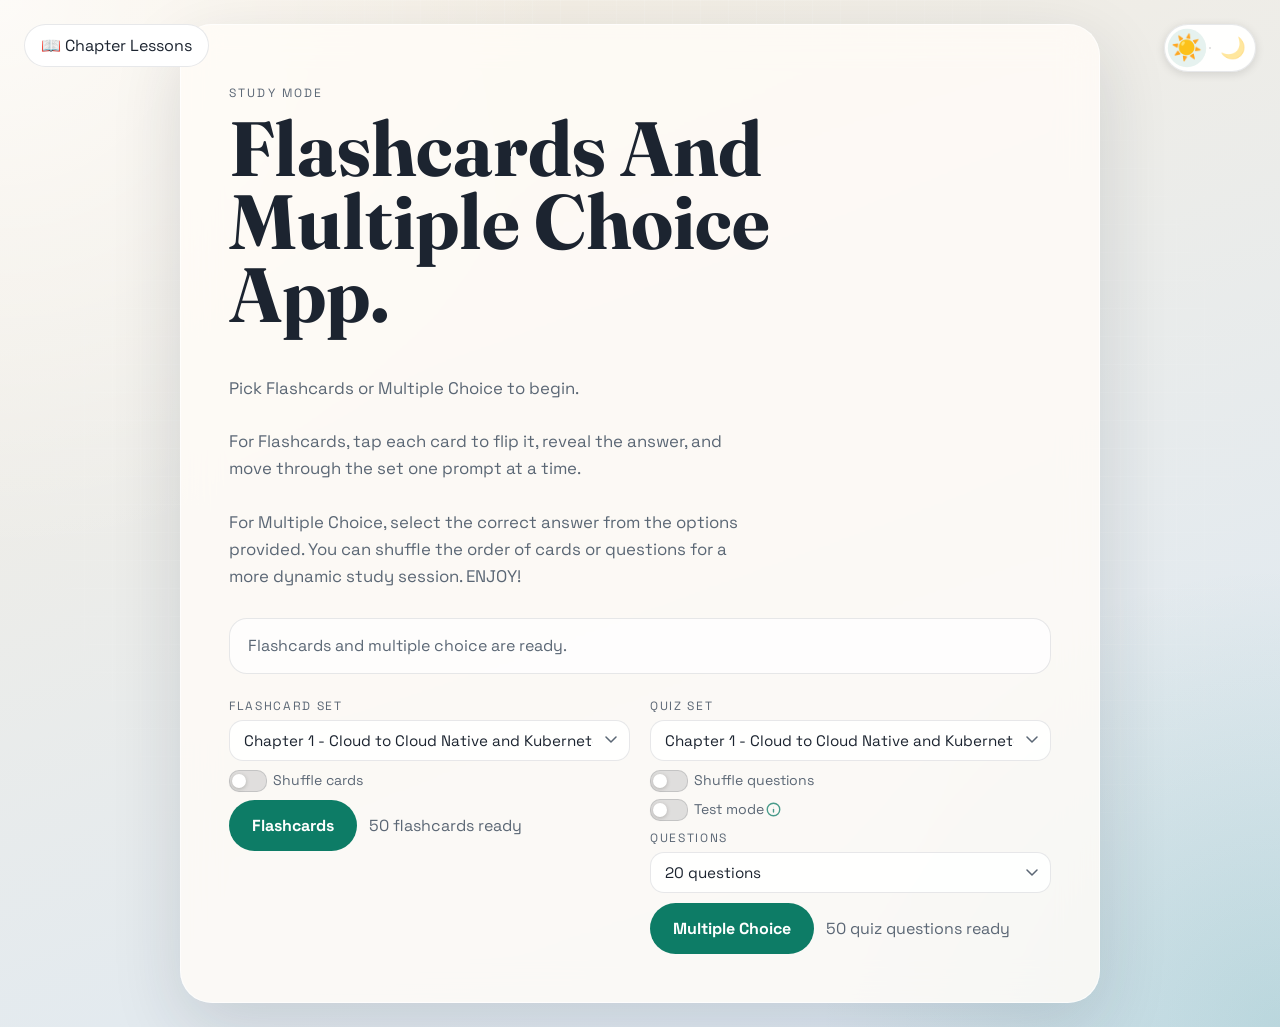
<file: index.html>
<!DOCTYPE html>
<html lang="en">
<head>
  <meta charset="UTF-8">
  <meta name="viewport" content="width=device-width, initial-scale=1.0">
  <title>Flashcard Study App</title>
  <link rel="preconnect" href="https://fonts.googleapis.com">
  <link rel="preconnect" href="https://fonts.gstatic.com" crossorigin>
  <link href="https://fonts.googleapis.com/css2?family=Space+Grotesk:wght@400;500;700&family=Fraunces:opsz,wght@9..144,600&display=swap" rel="stylesheet">
  <link rel="stylesheet" href="Frontend/css/styles.css">
  <link rel="stylesheet" href="theme-toggle.css">
</head>
<body>
  <a href="Chapters/learning-app/index.html" class="ghost-button" style="position: fixed; top: 24px; left: 24px; text-decoration: none; z-index: 100;">📖 Chapter Lessons</a>
  <main class="app-shell">
    <section class="hero-panel" id="introScreen">
      <p class="eyebrow">Study mode</p>
      <h1>Flashcards And Multiple Choice App.</h1>
      <p class="hero-copy">
        <br>Pick Flashcards or Multiple Choice to begin. <br> <br> For Flashcards, tap each card to flip it, reveal the answer, and move through the set one prompt at a time. <br> <br> For Multiple Choice, select the correct answer from the options provided. You can shuffle the order of cards or questions for a more dynamic study session. ENJOY!
      </p>

      <div class="status-box" id="introStatus" aria-live="polite">
        Loading flashcards...
      </div>

      <div class="hero-actions">
        <div class="mode-slot">
          <div class="mode-select-wrap hidden" id="flashcardSelectWrap">
            <label class="mode-select-label" for="flashcardSelect">Flashcard set</label>
            <select class="mode-select" id="flashcardSelect" aria-label="Select flashcard set"></select>
          </div>
          <label class="shuffle-toggle">
            <input type="checkbox" id="flashcardShuffle">
            <span>Shuffle cards</span>
          </label>
          <div class="mode-slot-footer">
            <button class="mode-button" id="startButton" type="button" disabled>Flashcards</button>
            <span class="card-count" id="cardCount">0 flashcards ready</span>
          </div>
        </div>
        <div class="mode-slot">
          <div class="mode-select-wrap hidden" id="quizSelectWrap">
            <label class="mode-select-label" for="quizSelect">Quiz set</label>
            <select class="mode-select" id="quizSelect" aria-label="Select quiz set"></select>
          </div>
          <label class="shuffle-toggle">
            <input type="checkbox" id="quizShuffle">
            <span>Shuffle questions</span>
          </label>
          <label class="shuffle-toggle">
            <input type="checkbox" id="testModeToggle">
            <span>Test mode</span>
            <span class="info-icon" aria-label="What is test mode?" tabindex="0">
              <svg xmlns="http://www.w3.org/2000/svg" width="15" height="15" viewBox="0 0 24 24" fill="none" stroke="currentColor" stroke-width="2.2" stroke-linecap="round" stroke-linejoin="round" aria-hidden="true">
                <circle cx="12" cy="12" r="10"/>
                <line x1="12" y1="16" x2="12" y2="12"/>
                <circle cx="12" cy="8" r="0.5" fill="currentColor" stroke="none"/>
              </svg>
              <span class="info-tooltip" role="tooltip">In test mode, your score will be tracked but answers won&rsquo;t be revealed until the end&hellip;and no BACKIES! Happy studying!</span>
            </span>
          </label>
          <div class="mode-select-wrap" id="quizCountWrap">
            <label class="mode-select-label" for="quizCountSelect">Questions</label>
            <select class="mode-select" id="quizCountSelect" aria-label="Number of questions">
              <option value="20">20 questions</option>
              <option value="30">30 questions</option>
              <option value="40">40 questions</option>
              <option value="all">All questions</option>
              <option id="quizCount60Option" value="60">60 questions (Mock Exam ONLY)</option>
            </select>
          </div>
          <div class="mode-slot-footer">
            <button class="mode-button" id="quizButton" type="button" disabled>Multiple Choice</button>
            <span class="card-count" id="quizCount">0 quiz questions ready</span>
          </div>
        </div>
      </div>
    </section>

    <section class="study-panel hidden" id="studyScreen" aria-live="polite">
      <div class="study-toolbar">
        <button class="ghost-button" id="backButton" type="button">Back</button>
        <div id="testCounters" class="test-counters hidden" aria-hidden="true">
          <span class="counter-label">Correct:</span> <span id="correctCount">0</span>
          <span class="counter-sep">/</span>
          <span class="counter-label">Wrong:</span> <span id="wrongCount">0</span>
        </div>
        <div id="timerDisplay" class="timer hidden" aria-live="polite" title="Remaining time"></div>
        <div class="progress-text" id="progressText">Card 1 of 1</div>
      </div>

      <div class="flashcard-wrap">
        <button class="flashcard" id="flashcard" type="button" aria-label="Flip flashcard">
          <span class="flashcard-face flashcard-front">
            <span class="face-label">Question</span>
            <span class="face-content" id="questionText"></span>
          </span>
          <span class="flashcard-face flashcard-back">
            <span class="face-label">Answer</span>
            <span class="face-content" id="answerText"></span>
          </span>
        </button>
      </div>

      <section class="quiz-wrap hidden" id="quizWrap" aria-live="polite">
        <div class="quiz-card">
          <div class="quiz-result hidden" id="quizResultBadge" aria-hidden="true"></div>
          <span class="face-label">Question</span>
          <h2 class="quiz-question" id="quizQuestionText"></h2>
          <div class="quiz-options" id="quizOptions"></div>
        </div>
      </section>

      <p class="helper-text" id="helperText">Click the card to reveal the answer.</p>

      <div class="study-actions">
        <button class="secondary-button" id="prevButton" type="button">Previous</button>
        <button class="primary-button" id="nextButton" type="button">Next</button>
      </div>

      <div class="status-box hidden" id="studyStatus" aria-live="polite"></div>
      <div class="status-box hidden" id="quizExplanation" aria-live="polite"></div>
    </section>
  </main>

  <script src="theme-manager.js"></script>
  <script src="theme-toggle.js"></script>
  <script type="module" src="Frontend/js/app.js"></script>
</body>
</html>
</file>
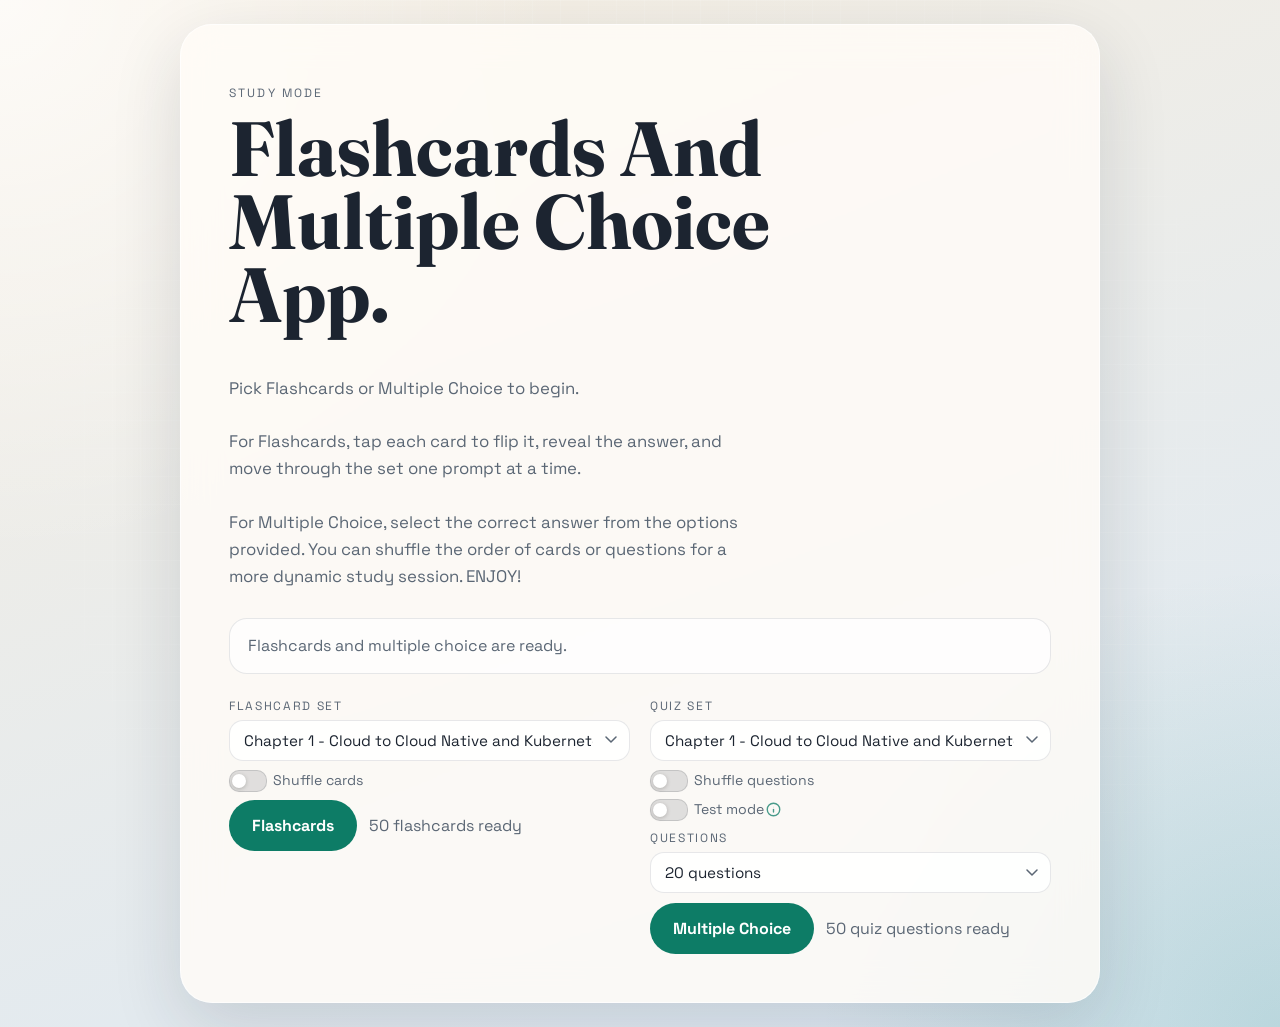
<file: Backup/index.html>
<!DOCTYPE html>
<html lang="en">
<head>
  <meta charset="UTF-8">
  <meta name="viewport" content="width=device-width, initial-scale=1.0">
  <title>Flashcard Study App</title>
  <link rel="preconnect" href="https://fonts.googleapis.com">
  <link rel="preconnect" href="https://fonts.gstatic.com" crossorigin>
  <link href="https://fonts.googleapis.com/css2?family=Space+Grotesk:wght@400;500;700&family=Fraunces:opsz,wght@9..144,600&display=swap" rel="stylesheet">
  <link rel="stylesheet" href="Frontend/css/styles.css">
</head>
<body>
  <main class="app-shell">
    <section class="hero-panel" id="introScreen">
      <p class="eyebrow">Study mode</p>
      <h1>Flashcards And Multiple Choice App.</h1>
      <p class="hero-copy">
        <br>Pick Flashcards or Multiple Choice to begin. <br> <br> For Flashcards, tap each card to flip it, reveal the answer, and move through the set one prompt at a time. <br> <br> For Multiple Choice, select the correct answer from the options provided. You can shuffle the order of cards or questions for a more dynamic study session. ENJOY!
      </p>

      <div class="status-box" id="introStatus" aria-live="polite">
        Loading flashcards...
      </div>

      <div class="hero-actions">
        <div class="mode-slot">
          <div class="mode-select-wrap hidden" id="flashcardSelectWrap">
            <label class="mode-select-label" for="flashcardSelect">Flashcard set</label>
            <select class="mode-select" id="flashcardSelect" aria-label="Select flashcard set"></select>
          </div>
          <label class="shuffle-toggle">
            <input type="checkbox" id="flashcardShuffle">
            <span>Shuffle cards</span>
          </label>
          <div class="mode-slot-footer">
            <button class="mode-button" id="startButton" type="button" disabled>Flashcards</button>
            <span class="card-count" id="cardCount">0 flashcards ready</span>
          </div>
        </div>
        <div class="mode-slot">
          <div class="mode-select-wrap hidden" id="quizSelectWrap">
            <label class="mode-select-label" for="quizSelect">Quiz set</label>
            <select class="mode-select" id="quizSelect" aria-label="Select quiz set"></select>
          </div>
          <label class="shuffle-toggle">
            <input type="checkbox" id="quizShuffle">
            <span>Shuffle questions</span>
          </label>
          <label class="shuffle-toggle">
            <input type="checkbox" id="testModeToggle">
            <span>Test mode</span>
            <span class="info-icon" aria-label="What is test mode?" tabindex="0">
              <svg xmlns="http://www.w3.org/2000/svg" width="15" height="15" viewBox="0 0 24 24" fill="none" stroke="currentColor" stroke-width="2.2" stroke-linecap="round" stroke-linejoin="round" aria-hidden="true">
                <circle cx="12" cy="12" r="10"/>
                <line x1="12" y1="16" x2="12" y2="12"/>
                <circle cx="12" cy="8" r="0.5" fill="currentColor" stroke="none"/>
              </svg>
              <span class="info-tooltip" role="tooltip">In test mode, your score will be tracked but answers won&rsquo;t be revealed until the end&hellip;and no BACKIES! Happy studying!</span>
            </span>
          </label>
          <div class="mode-select-wrap" id="quizCountWrap">
            <label class="mode-select-label" for="quizCountSelect">Questions</label>
            <select class="mode-select" id="quizCountSelect" aria-label="Number of questions">
              <option value="20">20 questions</option>
              <option value="30">30 questions</option>
              <option value="40">40 questions</option>
              <option value="all">All questions</option>
              <option id="quizCount60Option" value="60">60 questions (Mock Exam ONLY)</option>
            </select>
          </div>
          <div class="mode-slot-footer">
            <button class="mode-button" id="quizButton" type="button" disabled>Multiple Choice</button>
            <span class="card-count" id="quizCount">0 quiz questions ready</span>
          </div>
        </div>
      </div>
    </section>

    <section class="study-panel hidden" id="studyScreen" aria-live="polite">
      <div class="study-toolbar">
        <button class="ghost-button" id="backButton" type="button">Back</button>
        <div id="testCounters" class="test-counters hidden" aria-hidden="true">
          <span class="counter-label">Correct:</span> <span id="correctCount">0</span>
          <span class="counter-sep">/</span>
          <span class="counter-label">Wrong:</span> <span id="wrongCount">0</span>
        </div>
        <div id="timerDisplay" class="timer hidden" aria-live="polite" title="Remaining time"></div>
        <div class="progress-text" id="progressText">Card 1 of 1</div>
      </div>

      <div class="flashcard-wrap">
        <button class="flashcard" id="flashcard" type="button" aria-label="Flip flashcard">
          <span class="flashcard-face flashcard-front">
            <span class="face-label">Question</span>
            <span class="face-content" id="questionText"></span>
          </span>
          <span class="flashcard-face flashcard-back">
            <span class="face-label">Answer</span>
            <span class="face-content" id="answerText"></span>
          </span>
        </button>
      </div>

      <section class="quiz-wrap hidden" id="quizWrap" aria-live="polite">
        <div class="quiz-card">
          <div class="quiz-result hidden" id="quizResultBadge" aria-hidden="true"></div>
          <span class="face-label">Question</span>
          <h2 class="quiz-question" id="quizQuestionText"></h2>
          <div class="quiz-options" id="quizOptions"></div>
        </div>
      </section>

      <p class="helper-text" id="helperText">Click the card to reveal the answer.</p>

      <div class="study-actions">
        <button class="secondary-button" id="prevButton" type="button">Previous</button>
        <button class="primary-button" id="nextButton" type="button">Next</button>
      </div>

      <div class="status-box hidden" id="studyStatus" aria-live="polite"></div>
      <div class="status-box hidden" id="quizExplanation" aria-live="polite"></div>
    </section>
  </main>

  <script type="module" src="Frontend/js/app.js"></script>
</body>
</html>
</file>
<file: Frontend/css/styles.css>
:root {
  --bg-top: #f7efe2;
  --bg-bottom: #dbe8f4;
  --panel: rgba(255, 252, 247, 0.84);
  --panel-strong: rgba(255, 255, 255, 0.96);
  --text-main: #1c2430;
  --text-muted: #5b6775;
  --accent: #0d7c66;
  --accent-dark: #085c4b;
  --accent-soft: #d9f1e8;
  --danger: #c23b3b;
  --danger-soft: #ffe8e6;
  --border: rgba(28, 36, 48, 0.1);
  --shadow: 0 24px 70px rgba(28, 36, 48, 0.14);
}

* {
  box-sizing: border-box;
}

body {
  margin: 0;
  min-height: 100vh;
  font-family: "Space Grotesk", sans-serif;
  color: var(--text-main);
  background:
    radial-gradient(circle at top left, rgba(255, 255, 255, 0.75), transparent 34%),
    radial-gradient(circle at bottom right, rgba(13, 124, 102, 0.16), transparent 28%),
    linear-gradient(160deg, var(--bg-top), var(--bg-bottom));
}

body::before {
  content: "";
  position: fixed;
  inset: 0;
  background-image: linear-gradient(rgba(255, 255, 255, 0.24) 1px, transparent 1px), linear-gradient(90deg, rgba(255, 255, 255, 0.24) 1px, transparent 1px);
  background-size: 28px 28px;
  mask-image: radial-gradient(circle at center, black 35%, transparent 85%);
  pointer-events: none;
}

.app-shell {
  position: relative;
  min-height: 100vh;
  display: grid;
  place-items: center;
  padding: 24px;
}

.hero-panel,
.study-panel {
  width: min(100%, 920px);
  background: var(--panel);
  border: 1px solid rgba(255, 255, 255, 0.65);
  border-radius: 32px;
  box-shadow: var(--shadow);
  backdrop-filter: blur(18px);
}

.hero-panel {
  padding: 48px;
  animation: float-in 600ms ease;
}

.eyebrow,
.face-label {
  text-transform: uppercase;
  letter-spacing: 0.18em;
  font-size: 0.75rem;
  color: var(--text-muted);
}

h1 {
  margin: 12px 0 16px;
  max-width: 12ch;
  font-family: "Fraunces", serif;
  font-size: clamp(2.7rem, 6vw, 4.8rem);
  line-height: 0.95;
}

.hero-copy {
  max-width: 48ch;
  margin: 0 0 28px;
  font-size: 1.05rem;
  line-height: 1.6;
  color: var(--text-muted);
}

.status-box {
  min-height: 56px;
  display: flex;
  align-items: center;
  padding: 16px 18px;
  border-radius: 18px;
  background: rgba(255, 255, 255, 0.7);
  border: 1px solid var(--border);
  color: var(--text-muted);
}

.study-toolbar,
.study-actions {
  display: flex;
  align-items: center;
  justify-content: space-between;
  gap: 16px;
}

.hero-actions {
  display: flex;
  align-items: flex-start;
  gap: 20px;
  margin-top: 24px;
  flex-wrap: wrap;
}

.mode-slot {
  display: flex;
  flex-direction: column;
  gap: 10px;
  flex: 1 1 200px;
}

.mode-slot-footer {
  display: flex;
  align-items: center;
  gap: 12px;
  flex-wrap: wrap;
}

.mode-select-wrap {
  display: flex;
  flex-direction: column;
  gap: 6px;
}

.mode-select-label {
  text-transform: uppercase;
  letter-spacing: 0.14em;
  font-size: 0.75rem;
  color: var(--text-muted);
}

.mode-select {
  appearance: none;
  -webkit-appearance: none;
  width: 100%;
  padding: 10px 36px 10px 14px;
  border-radius: 14px;
  border: 1px solid var(--border);
  background-color: rgba(255, 255, 255, 0.85);
  background-image: url("data:image/svg+xml,%3Csvg xmlns='http://www.w3.org/2000/svg' width='12' height='8' viewBox='0 0 12 8'%3E%3Cpath d='M1 1l5 5 5-5' stroke='%235b6775' stroke-width='1.5' fill='none' stroke-linecap='round' stroke-linejoin='round'/%3E%3C%2Fsvg%3E");
  background-repeat: no-repeat;
  background-position: right 12px center;
  background-size: 12px;
  font: inherit;
  font-size: 0.95rem;
  color: var(--text-main);
  cursor: pointer;
  transition: border-color 180ms ease, box-shadow 180ms ease;
}

.mode-select:focus {
  outline: none;
  border-color: var(--accent);
  box-shadow: 0 0 0 3px rgba(13, 124, 102, 0.15);
}

.shuffle-toggle {
  display: flex;
  align-items: center;
  gap: 0;
  font-size: 0.88rem;
  color: var(--text-muted);
  cursor: pointer;
  user-select: none;
}

/* Hide native checkbox */
.shuffle-toggle input[type="checkbox"] {
  position: absolute;
  opacity: 0;
  width: 0;
  height: 0;
  pointer-events: none;
}

/* Track + thumb via span pseudo-elements */
.shuffle-toggle input[type="checkbox"] + span {
  position: relative;
  padding-left: 44px;
  line-height: 1.4;
}

.shuffle-toggle input[type="checkbox"] + span::before {
  content: '';
  position: absolute;
  left: 0;
  top: 50%;
  transform: translateY(-50%);
  width: 36px;
  height: 20px;
  border-radius: 10px;
  background: rgba(28, 36, 48, 0.12);
  border: 1.5px solid rgba(28, 36, 48, 0.14);
  transition: background 200ms ease, border-color 200ms ease, box-shadow 200ms ease;
}

.shuffle-toggle input[type="checkbox"] + span::after {
  content: '';
  position: absolute;
  left: 3px;
  top: 50%;
  transform: translateY(-50%);
  width: 14px;
  height: 14px;
  border-radius: 50%;
  background: #fff;
  box-shadow: 0 1px 4px rgba(0, 0, 0, 0.22);
  transition: left 200ms ease, background 200ms ease;
}

.shuffle-toggle input[type="checkbox"]:checked + span::before {
  background: var(--accent);
  border-color: var(--accent-dark);
}

.shuffle-toggle input[type="checkbox"]:checked + span::after {
  left: 19px;
  background: #fff;
}

.shuffle-toggle:hover input[type="checkbox"] + span::before {
  border-color: var(--accent);
}

.shuffle-toggle:focus-within input[type="checkbox"] + span::before {
  box-shadow: 0 0 0 3px rgba(13, 124, 102, 0.2);
}

.info-icon {
  position: relative;
  display: inline-flex;
  align-items: center;
  color: var(--accent);
  cursor: default;
  line-height: 1;
  vertical-align: middle;
  opacity: 0.75;
  transition: opacity 150ms ease;
  padding: 0 0 2px 2px;
}

.info-icon:hover,
.info-icon:focus {
  opacity: 1;
  outline: none;
}

.info-tooltip {
  display: none;
  position: absolute;
  bottom: calc(100% + 8px);
  left: 50%;
  transform: translateX(-50%);
  width: 220px;
  background: #1a1a2e;
  color: #f0f0f0;
  font-size: 0.8rem;
  font-weight: 400;
  line-height: 1.45;
  padding: 10px 12px;
  border-radius: 8px;
  box-shadow: 0 4px 16px rgba(0,0,0,0.35);
  pointer-events: none;
  z-index: 100;
  white-space: normal;
  text-align: left;
}

.info-tooltip::after {
  content: '';
  position: absolute;
  top: 100%;
  left: 50%;
  transform: translateX(-50%);
  border: 6px solid transparent;
  border-top-color: #1a1a2e;
}

.info-icon:hover .info-tooltip,
.info-icon:focus .info-tooltip {
  display: block;
}

.primary-button,
.secondary-button,
.mode-button,
.ghost-button,
.flashcard {
  font: inherit;
}

.primary-button,
.secondary-button,
.mode-button,
.ghost-button {
  border: 0;
  border-radius: 999px;
  cursor: pointer;
  transition: transform 180ms ease, opacity 180ms ease, background-color 180ms ease;
}

.primary-button,
.secondary-button,
.mode-button {
  padding: 14px 22px;
  font-weight: 700;
}

.primary-button {
  background: var(--accent);
  color: #fff;
}

.mode-button {
  background: transparent;
  color: var(--text-main);
  border: 1px solid rgba(28, 36, 48, 0.18);
}

.mode-button.is-ready {
  background: var(--accent);
  color: #fff;
  border-color: transparent;
}

.primary-button:hover:not(:disabled),
.secondary-button:hover:not(:disabled),
.mode-button:hover:not(:disabled),
.ghost-button:hover {
  transform: translateY(-2px);
}

.primary-button:disabled,
.secondary-button:disabled,
.mode-button:disabled {
  cursor: not-allowed;
}

.mode-button:disabled {
  opacity: 1;
}

.secondary-button,
.ghost-button {
  background: var(--panel-strong);
  color: var(--text-main);
  border: 1px solid var(--border);
}

.ghost-button {
  padding: 10px 16px;
}

.card-count,
.progress-text,
.helper-text {
  color: var(--text-muted);
}

.study-panel {
  padding: 28px;
}

.flashcard-wrap {
  perspective: 1600px;
  margin: 28px 0 18px;
}

.quiz-wrap {
  margin: 28px 0 18px;
}

.flashcard {
  position: relative;
  width: 100%;
  min-height: 420px;
  padding: 0;
  border: 0;
  border-radius: 28px;
  background: transparent;
  transform-style: preserve-3d;
  transition: transform 700ms cubic-bezier(0.2, 0.8, 0.2, 1);
  cursor: pointer;
}

.flashcard.is-flipped {
  transform: rotateY(180deg);
}

.flashcard-face {
  position: absolute;
  inset: 0;
  display: flex;
  flex-direction: column;
  justify-content: space-between;
  gap: 20px;
  padding: 28px;
  border-radius: 28px;
  backface-visibility: hidden;
  box-shadow: var(--shadow);
}

.flashcard-front {
  background: linear-gradient(145deg, #ffffff, #fff4dd);
}

.flashcard-back {
  background: linear-gradient(145deg, #0d7c66, #0a584a);
  color: #effff9;
  transform: rotateY(180deg);
}

.flashcard-back .face-label {
  color: rgba(239, 255, 249, 0.72);
}

.face-content {
  display: grid;
  place-items: center;
  flex: 1;
  text-align: center;
  font-family: "Fraunces", serif;
  font-size: clamp(1.6rem, 3.6vw, 2.8rem);
  line-height: 1.2;
}

.study-actions {
  margin-top: 20px;
}

.quiz-card {
  position: relative;
  padding: 28px;
  border-radius: 28px;
  background: linear-gradient(145deg, #ffffff, #eef7ff);
  box-shadow: var(--shadow);
}

.quiz-question {
  margin: 14px 0 24px;
  font-family: "Fraunces", serif;
  font-size: clamp(1.5rem, 3vw, 2.4rem);
  line-height: 1.2;
}

.quiz-options {
  display: grid;
  gap: 14px;
}

.quiz-option {
  width: 100%;
  padding: 16px 18px;
  border-radius: 18px;
  border: 1px solid var(--border);
  background: rgba(255, 255, 255, 0.94);
  color: var(--text-main);
  text-align: left;
  cursor: pointer;
  transition: transform 180ms ease, border-color 180ms ease, background-color 180ms ease;
}

.quiz-option:hover:not(:disabled) {
  transform: translateY(-2px);
}

.quiz-option.is-correct {
  background: var(--accent-soft);
  border-color: rgba(13, 124, 102, 0.5);
}

.quiz-option.is-wrong {
  background: var(--danger-soft);
  border-color: rgba(194, 59, 59, 0.45);
}

.quiz-option:disabled {
  cursor: default;
}

.quiz-result {
  position: absolute;
  top: 18px;
  right: 18px;
  display: grid;
  place-items: center;
  width: 42px;
  height: 42px;
  border-radius: 50%;
  font-size: 1.5rem;
  font-weight: 700;
}

.quiz-result.is-correct {
  background: var(--accent-soft);
  color: var(--accent-dark);
}

.quiz-result.is-wrong {
  background: var(--danger-soft);
  color: var(--danger);
}

.test-counters {
  display: flex;
  align-items: center;
  gap: 8px;
  font-weight: 700;
  color: var(--text-muted);
  margin-left: 8px;
}

.test-counters .counter-label {
  font-weight: 600;
  color: var(--text-muted);
}

.ghost-button:disabled {
  opacity: 0.55;
  cursor: not-allowed;
}

.hidden {
  display: none;
}

@keyframes float-in {
  from {
    opacity: 0;
    transform: translateY(18px) scale(0.98);
  }

  to {
    opacity: 1;
    transform: translateY(0) scale(1);
  }
}

@media (max-width: 720px) {
  .hero-panel,
  .study-panel {
    border-radius: 24px;
  }

  .hero-panel {
    padding: 32px 22px;
  }

  .study-panel {
    padding: 20px;
  }

  .flashcard {
    min-height: 360px;
  }

  .quiz-card {
    padding: 22px;
  }

  .study-toolbar,
  .study-actions {
    flex-wrap: wrap;
  }

  .study-actions > button {
    flex: 1 1 140px;
  }
}

/* Dark Theme Styles */
html[data-theme="dark"] body {
  background:
    radial-gradient(circle at top left, rgba(255, 255, 255, 0.05), transparent 34%),
    radial-gradient(circle at bottom right, rgba(50, 108, 229, 0.1), transparent 28%),
    linear-gradient(160deg, var(--bg-top), var(--bg-bottom));
}

html[data-theme="dark"] body::before {
  background-image: linear-gradient(rgba(50, 108, 229, 0.08) 1px, transparent 1px), linear-gradient(90deg, rgba(50, 108, 229, 0.08) 1px, transparent 1px);
}

html[data-theme="dark"] .flashcard-front {
  background: linear-gradient(145deg, rgba(36, 40, 55, 0.95), rgba(36, 40, 55, 0.85));
  color: var(--text-main);
}

html[data-theme="dark"] .quiz-card {
  background: linear-gradient(145deg, rgba(36, 40, 55, 0.95), rgba(36, 40, 55, 0.85));
}

/* Fix dropdown/select visibility in dark mode */
html[data-theme="dark"] .mode-select {
  background-color: rgba(36, 40, 55, 0.92) !important;
  color: var(--text-main) !important;
  border-color: var(--border-color, #3d4259) !important;
  background-image: url("data:image/svg+xml,%3Csvg xmlns='http://www.w3.org/2000/svg' width='12' height='8' viewBox='0 0 12 8'%3E%3Cpath d='M1 1l5 5 5-5' stroke='%23a0a5b8' stroke-width='1.5' fill='none' stroke-linecap='round' stroke-linejoin='round'/%3E%3C/svg%3E") !important;
  background-repeat: no-repeat !important;
  background-position: right 12px center !important;
}

html[data-theme="dark"] .mode-select option {
  background: rgba(36, 40, 55, 0.98) !important;
  color: var(--text-main) !important;
}

html[data-theme="dark"] .mode-select:focus {
  outline: none;
  border-color: var(--accent) !important;
  box-shadow: 0 0 0 3px rgba(50, 108, 229, 0.12) !important;
}

/* Improve contrast for status box in dark mode */
html[data-theme="dark"] .status-box {
  background: rgba(36, 40, 55, 0.75);
  border: 1px solid rgba(255,255,255,0.04);
  color: var(--text-muted);
}
</file>
<file: theme-toggle.css>
/* Theme Toggle Button Styles */

.theme-toggle {
  position: relative;
  width: 92px;
  height: 48px;
  background: var(--panel-strong, rgba(255, 255, 255, 0.96));
  border: 1.5px solid var(--border);
  border-radius: 24px;
  padding: 0 6px;
  cursor: pointer;
  display: flex;
  align-items: center;
  justify-content: space-between;
  gap: 6px;
  transition: all 180ms ease;
  box-shadow: 0 2px 10px rgba(0, 0, 0, 0.12);
  font-size: 1.3rem;
  line-height: 1;
}

.theme-toggle:hover {
  box-shadow: 0 4px 16px rgba(0, 0, 0, 0.16);
  transform: translateY(-2px);
}

.theme-toggle:active {
  transform: translateY(0);
}

.theme-toggle-icon {
  display: flex;
  align-items: center;
  justify-content: center;
  width: 32px;
  height: 32px;
  border-radius: 50%;
  transition: all 220ms cubic-bezier(0.34, 1.56, 0.64, 1);
  opacity: 0.45;
}

.theme-toggle-icon.active {
  opacity: 1;
  transform: scale(1.2);
  background: rgba(13, 124, 102, 0.1);
}

.sun-icon {
  order: 1;
}

.moon-icon {
  order: 3;
}

.theme-toggle-track {
  order: 2;
  flex: 1;
  max-width: 18px;
  height: 2px;
  background: rgba(0, 0, 0, 0.15);
  border-radius: 1px;
  transition: background 200ms ease;
}

/* Dark theme adjustments */
html[data-theme="dark"] .theme-toggle {
  background: var(--panel-strong);
  border-color: var(--border-color);
}

html[data-theme="dark"] .theme-toggle-icon.active {
  background: rgba(50, 108, 229, 0.15);
}

html[data-theme="dark"] .theme-toggle-track {
  background: rgba(255, 255, 255, 0.15);
}

/* Accessibility */
.theme-toggle:focus-visible {
  outline: 2px solid var(--accent);
  outline-offset: 2px;
}

/* Keyboard navigation */
.theme-toggle:focus {
  box-shadow: 0 0 0 3px rgba(13, 124, 102, 0.15), 0 2px 10px rgba(0, 0, 0, 0.12);
}

html[data-theme="dark"] .theme-toggle:focus {
  box-shadow: 0 0 0 3px rgba(50, 108, 229, 0.15), 0 2px 10px rgba(0, 0, 0, 0.12);
}

@media (prefers-reduced-motion: reduce) {
  .theme-toggle,
  .theme-toggle-icon,
  .theme-toggle-track {
    transition: none;
  }
}

/* Mobile responsiveness */
@media (max-width: 640px) {
  .theme-toggle {
    width: 84px;
    height: 42px;
    font-size: 1.1rem;
  }

  .theme-toggle-icon {
    width: 28px;
    height: 28px;
  }
}
</file>
<file: Backup/Frontend/css/styles.css>
:root {
  --bg-top: #f7efe2;
  --bg-bottom: #dbe8f4;
  --panel: rgba(255, 252, 247, 0.84);
  --panel-strong: rgba(255, 255, 255, 0.96);
  --text-main: #1c2430;
  --text-muted: #5b6775;
  --accent: #0d7c66;
  --accent-dark: #085c4b;
  --accent-soft: #d9f1e8;
  --danger: #c23b3b;
  --danger-soft: #ffe8e6;
  --border: rgba(28, 36, 48, 0.1);
  --shadow: 0 24px 70px rgba(28, 36, 48, 0.14);
}

* {
  box-sizing: border-box;
}

body {
  margin: 0;
  min-height: 100vh;
  font-family: "Space Grotesk", sans-serif;
  color: var(--text-main);
  background:
    radial-gradient(circle at top left, rgba(255, 255, 255, 0.75), transparent 34%),
    radial-gradient(circle at bottom right, rgba(13, 124, 102, 0.16), transparent 28%),
    linear-gradient(160deg, var(--bg-top), var(--bg-bottom));
}

body::before {
  content: "";
  position: fixed;
  inset: 0;
  background-image: linear-gradient(rgba(255, 255, 255, 0.24) 1px, transparent 1px), linear-gradient(90deg, rgba(255, 255, 255, 0.24) 1px, transparent 1px);
  background-size: 28px 28px;
  mask-image: radial-gradient(circle at center, black 35%, transparent 85%);
  pointer-events: none;
}

.app-shell {
  position: relative;
  min-height: 100vh;
  display: grid;
  place-items: center;
  padding: 24px;
}

.hero-panel,
.study-panel {
  width: min(100%, 920px);
  background: var(--panel);
  border: 1px solid rgba(255, 255, 255, 0.65);
  border-radius: 32px;
  box-shadow: var(--shadow);
  backdrop-filter: blur(18px);
}

.hero-panel {
  padding: 48px;
  animation: float-in 600ms ease;
}

.eyebrow,
.face-label {
  text-transform: uppercase;
  letter-spacing: 0.18em;
  font-size: 0.75rem;
  color: var(--text-muted);
}

h1 {
  margin: 12px 0 16px;
  max-width: 12ch;
  font-family: "Fraunces", serif;
  font-size: clamp(2.7rem, 6vw, 4.8rem);
  line-height: 0.95;
}

.hero-copy {
  max-width: 48ch;
  margin: 0 0 28px;
  font-size: 1.05rem;
  line-height: 1.6;
  color: var(--text-muted);
}

.status-box {
  min-height: 56px;
  display: flex;
  align-items: center;
  padding: 16px 18px;
  border-radius: 18px;
  background: rgba(255, 255, 255, 0.7);
  border: 1px solid var(--border);
  color: var(--text-muted);
}

.study-toolbar,
.study-actions {
  display: flex;
  align-items: center;
  justify-content: space-between;
  gap: 16px;
}

.hero-actions {
  display: flex;
  align-items: flex-start;
  gap: 20px;
  margin-top: 24px;
  flex-wrap: wrap;
}

.mode-slot {
  display: flex;
  flex-direction: column;
  gap: 10px;
  flex: 1 1 200px;
}

.mode-slot-footer {
  display: flex;
  align-items: center;
  gap: 12px;
  flex-wrap: wrap;
}

.mode-select-wrap {
  display: flex;
  flex-direction: column;
  gap: 6px;
}

.mode-select-label {
  text-transform: uppercase;
  letter-spacing: 0.14em;
  font-size: 0.75rem;
  color: var(--text-muted);
}

.mode-select {
  appearance: none;
  -webkit-appearance: none;
  width: 100%;
  padding: 10px 36px 10px 14px;
  border-radius: 14px;
  border: 1px solid var(--border);
  background-color: rgba(255, 255, 255, 0.85);
  background-image: url("data:image/svg+xml,%3Csvg xmlns='http://www.w3.org/2000/svg' width='12' height='8' viewBox='0 0 12 8'%3E%3Cpath d='M1 1l5 5 5-5' stroke='%235b6775' stroke-width='1.5' fill='none' stroke-linecap='round' stroke-linejoin='round'/%3E%3C%2Fsvg%3E");
  background-repeat: no-repeat;
  background-position: right 12px center;
  background-size: 12px;
  font: inherit;
  font-size: 0.95rem;
  color: var(--text-main);
  cursor: pointer;
  transition: border-color 180ms ease, box-shadow 180ms ease;
}

.mode-select:focus {
  outline: none;
  border-color: var(--accent);
  box-shadow: 0 0 0 3px rgba(13, 124, 102, 0.15);
}

.shuffle-toggle {
  display: flex;
  align-items: center;
  gap: 0;
  font-size: 0.88rem;
  color: var(--text-muted);
  cursor: pointer;
  user-select: none;
}

/* Hide native checkbox */
.shuffle-toggle input[type="checkbox"] {
  position: absolute;
  opacity: 0;
  width: 0;
  height: 0;
  pointer-events: none;
}

/* Track + thumb via span pseudo-elements */
.shuffle-toggle input[type="checkbox"] + span {
  position: relative;
  padding-left: 44px;
  line-height: 1.4;
}

.shuffle-toggle input[type="checkbox"] + span::before {
  content: '';
  position: absolute;
  left: 0;
  top: 50%;
  transform: translateY(-50%);
  width: 36px;
  height: 20px;
  border-radius: 10px;
  background: rgba(28, 36, 48, 0.12);
  border: 1.5px solid rgba(28, 36, 48, 0.14);
  transition: background 200ms ease, border-color 200ms ease, box-shadow 200ms ease;
}

.shuffle-toggle input[type="checkbox"] + span::after {
  content: '';
  position: absolute;
  left: 3px;
  top: 50%;
  transform: translateY(-50%);
  width: 14px;
  height: 14px;
  border-radius: 50%;
  background: #fff;
  box-shadow: 0 1px 4px rgba(0, 0, 0, 0.22);
  transition: left 200ms ease, background 200ms ease;
}

.shuffle-toggle input[type="checkbox"]:checked + span::before {
  background: var(--accent);
  border-color: var(--accent-dark);
}

.shuffle-toggle input[type="checkbox"]:checked + span::after {
  left: 19px;
  background: #fff;
}

.shuffle-toggle:hover input[type="checkbox"] + span::before {
  border-color: var(--accent);
}

.shuffle-toggle:focus-within input[type="checkbox"] + span::before {
  box-shadow: 0 0 0 3px rgba(13, 124, 102, 0.2);
}

.info-icon {
  position: relative;
  display: inline-flex;
  align-items: center;
  color: var(--accent);
  cursor: default;
  line-height: 1;
  vertical-align: middle;
  opacity: 0.75;
  transition: opacity 150ms ease;
  padding: 0 0 2px 2px;
}

.info-icon:hover,
.info-icon:focus {
  opacity: 1;
  outline: none;
}

.info-tooltip {
  display: none;
  position: absolute;
  bottom: calc(100% + 8px);
  left: 50%;
  transform: translateX(-50%);
  width: 220px;
  background: #1a1a2e;
  color: #f0f0f0;
  font-size: 0.8rem;
  font-weight: 400;
  line-height: 1.45;
  padding: 10px 12px;
  border-radius: 8px;
  box-shadow: 0 4px 16px rgba(0,0,0,0.35);
  pointer-events: none;
  z-index: 100;
  white-space: normal;
  text-align: left;
}

.info-tooltip::after {
  content: '';
  position: absolute;
  top: 100%;
  left: 50%;
  transform: translateX(-50%);
  border: 6px solid transparent;
  border-top-color: #1a1a2e;
}

.info-icon:hover .info-tooltip,
.info-icon:focus .info-tooltip {
  display: block;
}

.primary-button,
.secondary-button,
.mode-button,
.ghost-button,
.flashcard {
  font: inherit;
}

.primary-button,
.secondary-button,
.mode-button,
.ghost-button {
  border: 0;
  border-radius: 999px;
  cursor: pointer;
  transition: transform 180ms ease, opacity 180ms ease, background-color 180ms ease;
}

.primary-button,
.secondary-button,
.mode-button {
  padding: 14px 22px;
  font-weight: 700;
}

.primary-button {
  background: var(--accent);
  color: #fff;
}

.mode-button {
  background: transparent;
  color: var(--text-main);
  border: 1px solid rgba(28, 36, 48, 0.18);
}

.mode-button.is-ready {
  background: var(--accent);
  color: #fff;
  border-color: transparent;
}

.primary-button:hover:not(:disabled),
.secondary-button:hover:not(:disabled),
.mode-button:hover:not(:disabled),
.ghost-button:hover {
  transform: translateY(-2px);
}

.primary-button:disabled,
.secondary-button:disabled,
.mode-button:disabled {
  cursor: not-allowed;
}

.mode-button:disabled {
  opacity: 1;
}

.secondary-button,
.ghost-button {
  background: var(--panel-strong);
  color: var(--text-main);
  border: 1px solid var(--border);
}

.ghost-button {
  padding: 10px 16px;
}

.card-count,
.progress-text,
.helper-text {
  color: var(--text-muted);
}

.study-panel {
  padding: 28px;
}

.flashcard-wrap {
  perspective: 1600px;
  margin: 28px 0 18px;
}

.quiz-wrap {
  margin: 28px 0 18px;
}

.flashcard {
  position: relative;
  width: 100%;
  min-height: 420px;
  padding: 0;
  border: 0;
  border-radius: 28px;
  background: transparent;
  transform-style: preserve-3d;
  transition: transform 700ms cubic-bezier(0.2, 0.8, 0.2, 1);
  cursor: pointer;
}

.flashcard.is-flipped {
  transform: rotateY(180deg);
}

.flashcard-face {
  position: absolute;
  inset: 0;
  display: flex;
  flex-direction: column;
  justify-content: space-between;
  gap: 20px;
  padding: 28px;
  border-radius: 28px;
  backface-visibility: hidden;
  box-shadow: var(--shadow);
}

.flashcard-front {
  background: linear-gradient(145deg, #ffffff, #fff4dd);
}

.flashcard-back {
  background: linear-gradient(145deg, #0d7c66, #0a584a);
  color: #effff9;
  transform: rotateY(180deg);
}

.flashcard-back .face-label {
  color: rgba(239, 255, 249, 0.72);
}

.face-content {
  display: grid;
  place-items: center;
  flex: 1;
  text-align: center;
  font-family: "Fraunces", serif;
  font-size: clamp(1.6rem, 3.6vw, 2.8rem);
  line-height: 1.2;
}

.study-actions {
  margin-top: 20px;
}

.quiz-card {
  position: relative;
  padding: 28px;
  border-radius: 28px;
  background: linear-gradient(145deg, #ffffff, #eef7ff);
  box-shadow: var(--shadow);
}

.quiz-question {
  margin: 14px 0 24px;
  font-family: "Fraunces", serif;
  font-size: clamp(1.5rem, 3vw, 2.4rem);
  line-height: 1.2;
}

.quiz-options {
  display: grid;
  gap: 14px;
}

.quiz-option {
  width: 100%;
  padding: 16px 18px;
  border-radius: 18px;
  border: 1px solid var(--border);
  background: rgba(255, 255, 255, 0.94);
  color: var(--text-main);
  text-align: left;
  cursor: pointer;
  transition: transform 180ms ease, border-color 180ms ease, background-color 180ms ease;
}

.quiz-option:hover:not(:disabled) {
  transform: translateY(-2px);
}

.quiz-option.is-correct {
  background: var(--accent-soft);
  border-color: rgba(13, 124, 102, 0.5);
}

.quiz-option.is-wrong {
  background: var(--danger-soft);
  border-color: rgba(194, 59, 59, 0.45);
}

.quiz-option:disabled {
  cursor: default;
}

.quiz-result {
  position: absolute;
  top: 18px;
  right: 18px;
  display: grid;
  place-items: center;
  width: 42px;
  height: 42px;
  border-radius: 50%;
  font-size: 1.5rem;
  font-weight: 700;
}

.quiz-result.is-correct {
  background: var(--accent-soft);
  color: var(--accent-dark);
}

.quiz-result.is-wrong {
  background: var(--danger-soft);
  color: var(--danger);
}

.test-counters {
  display: flex;
  align-items: center;
  gap: 8px;
  font-weight: 700;
  color: var(--text-muted);
  margin-left: 8px;
}

.test-counters .counter-label {
  font-weight: 600;
  color: var(--text-muted);
}

.ghost-button:disabled {
  opacity: 0.55;
  cursor: not-allowed;
}

.hidden {
  display: none;
}

@keyframes float-in {
  from {
    opacity: 0;
    transform: translateY(18px) scale(0.98);
  }

  to {
    opacity: 1;
    transform: translateY(0) scale(1);
  }
}

@media (max-width: 720px) {
  .hero-panel,
  .study-panel {
    border-radius: 24px;
  }

  .hero-panel {
    padding: 32px 22px;
  }

  .study-panel {
    padding: 20px;
  }

  .flashcard {
    min-height: 360px;
  }

  .quiz-card {
    padding: 22px;
  }

  .study-toolbar,
  .study-actions {
    flex-wrap: wrap;
  }

  .study-actions > button {
    flex: 1 1 140px;
  }
}
</file>
